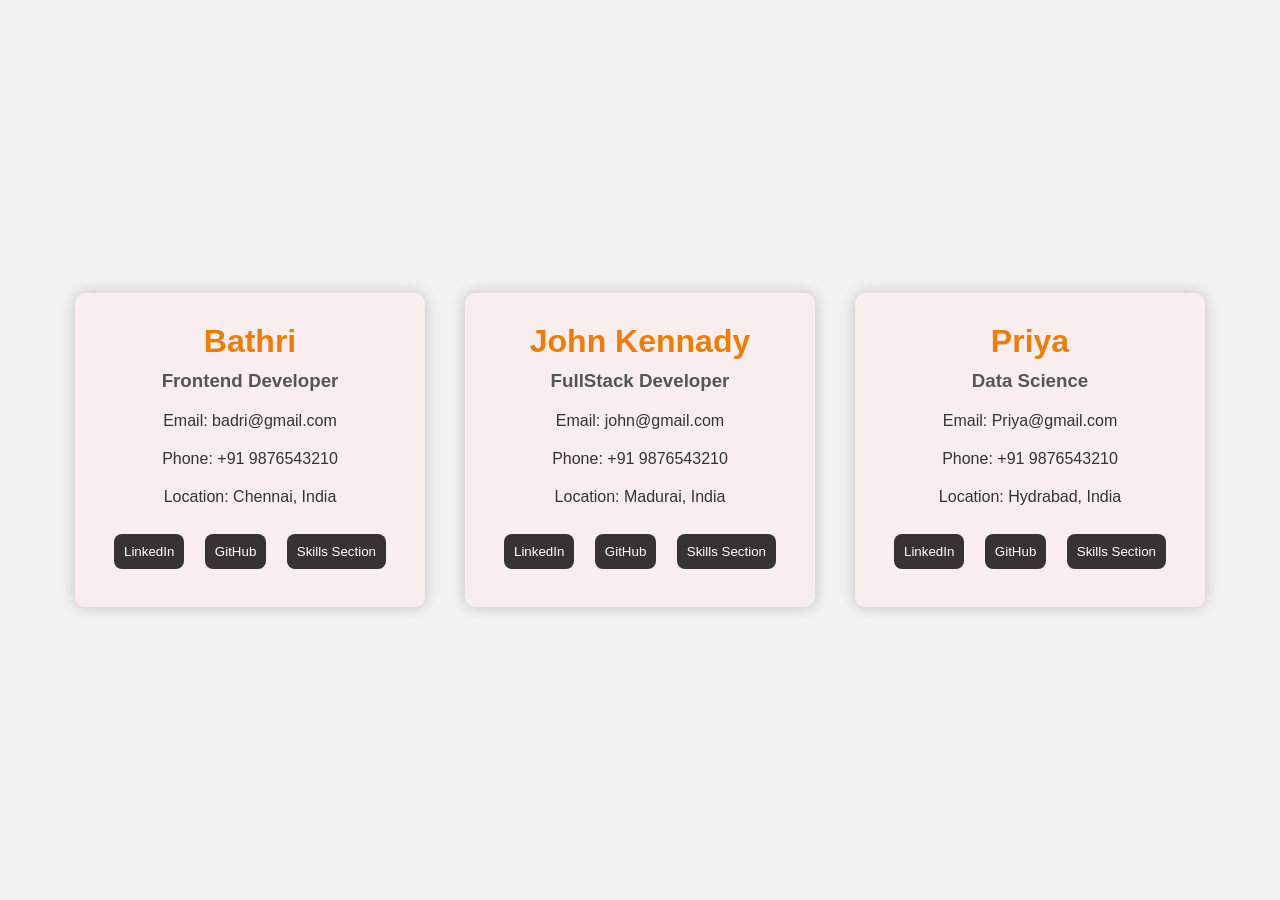
<file: Business_card/index.html>
<!DOCTYPE html>
<html lang="en">
<head>
    <meta charset="UTF-8">
    <meta name="viewport" content="width=device-width, initial-scale=1.0">
    <title>Business Card</title>
    <link rel="stylesheet" href="style.css">
</head>
<body>

    <div class="card">

        <h1>Bathri</h1>

        <h3>Frontend Developer</h3>

        <p>Email: badri@gmail.com</p>

        <p>Phone: +91 9876543210</p>

        <p>Location: Chennai, India</p>

        <button>LinkedIn</button>
        <button>GitHub</button>
        <button>Skills Section</button>
    </div>
     <div class="card">

        <h1>John Kennady</h1>

        <h3>FullStack Developer</h3>

        <p>Email: john@gmail.com</p>

        <p>Phone: +91 9876543210</p>

        <p>Location: Madurai, India</p>

        <button>LinkedIn</button>
        <button>GitHub</button>
        <button>Skills Section</button>
    </div>
     <div class="card">

        <h1>Priya</h1>

        <h3>Data Science</h3>

        <p>Email: Priya@gmail.com</p>

        <p>Phone: +91 9876543210</p>

        <p>Location: Hydrabad, India</p>

        <button>LinkedIn</button>
        <button>GitHub</button>
        <button>Skills Section</button>
    </div>
    
</body>
</html>
</file>
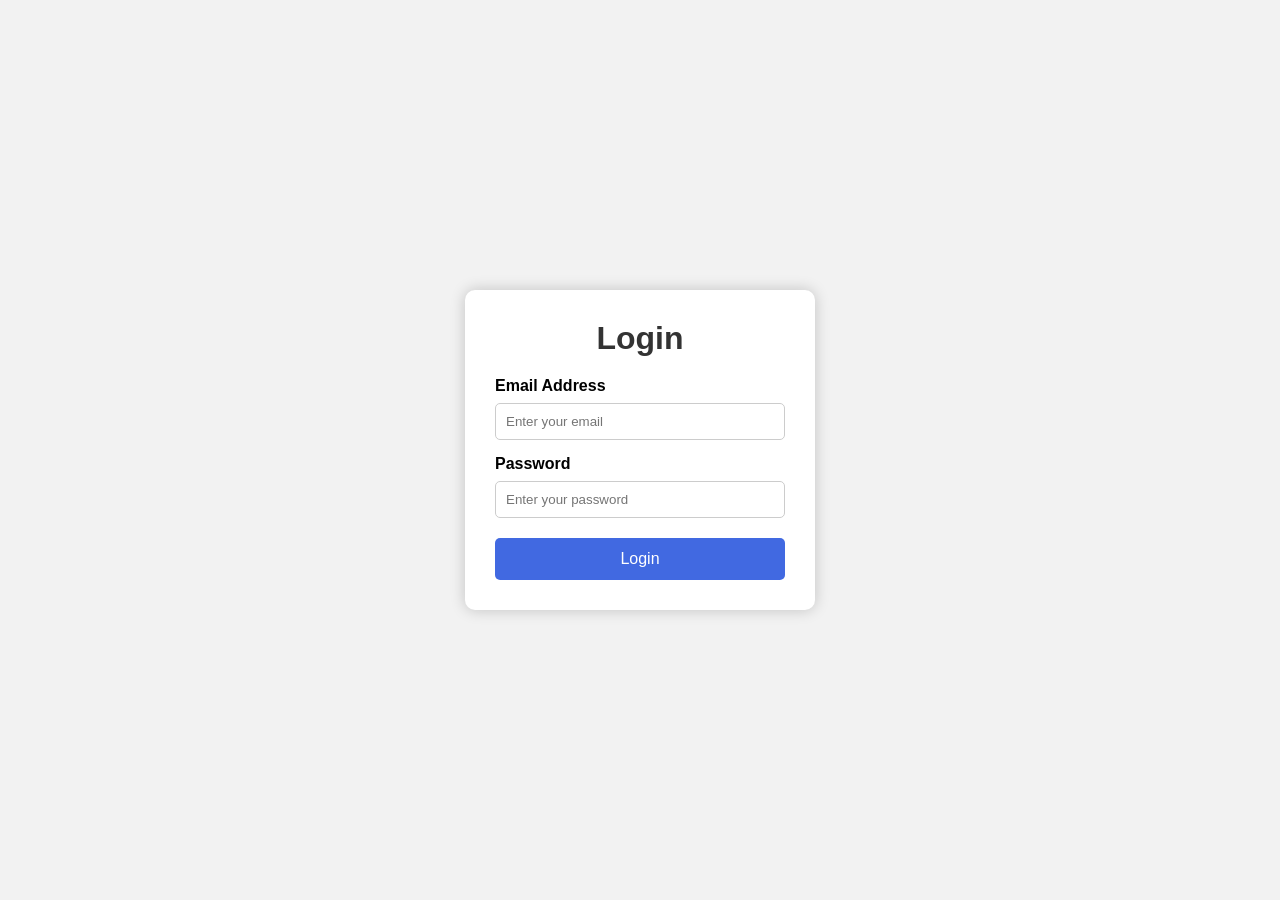
<file: Login-Page/index.html>
<!DOCTYPE html>
<html lang="en">
<head>
    <meta charset="UTF-8">
    <meta name="viewport" content="width=device-width, initial-scale=1.0">
    <title>Login Page</title>
    <link rel="stylesheet" href="style.css">
</head>
<body>
    

    <div class="container">

        <h1>Login</h1>

        <form>

            <label>Email Address</label>
            <input type="email" placeholder="Enter your email">

            <label>Password</label>
            <input type="password" placeholder="Enter your password">

            <button type="submit">Login</button>
        </form>
    </div>
</body>
</html>
</file>
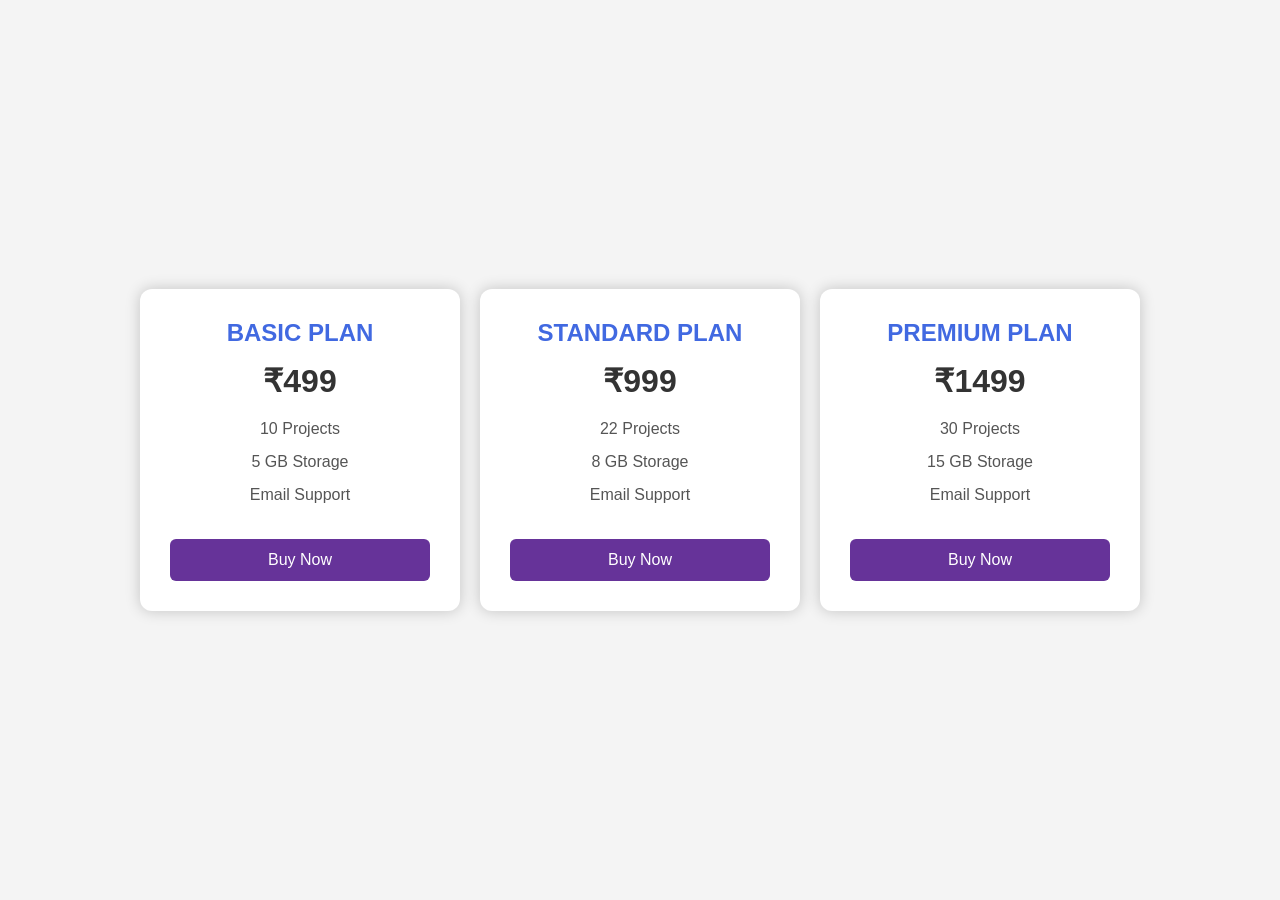
<file: Pricing-Card/index.html>
<!DOCTYPE html>
<html lang="en">
<head>
    <meta charset="UTF-8">
    <meta name="viewport" content="width=device-width, initial-scale=1.0">
    <title>Pricing Card</title>
    <link rel="stylesheet" href="style.css">
</head>
<body>

    <div class="card">

        <h2>Basic Plan</h2>

        <h1>₹499</h1>

        <ul>

            <li>10 Projects</li>

            <li>5 GB Storage</li>

            <li>Email Support</li>
        </ul>

        <button>Buy Now</button>
    </div>
     <div class="card">

        <h2>Standard Plan</h2>

        <h1>₹999</h1>

        <ul>

            <li>22 Projects</li>

            <li>8 GB Storage</li>

            <li>Email Support</li>
        </ul>

        <button>Buy Now</button>
    </div>
     <div class="card">

        <h2>Premium Plan</h2>

        <h1>₹1499</h1>

        <ul>

            <li>30 Projects</li>

            <li>15 GB Storage</li>

            <li>Email Support</li>
        </ul>

        <button>Buy Now</button>
    </div>
    
</body>
</html>
</file>
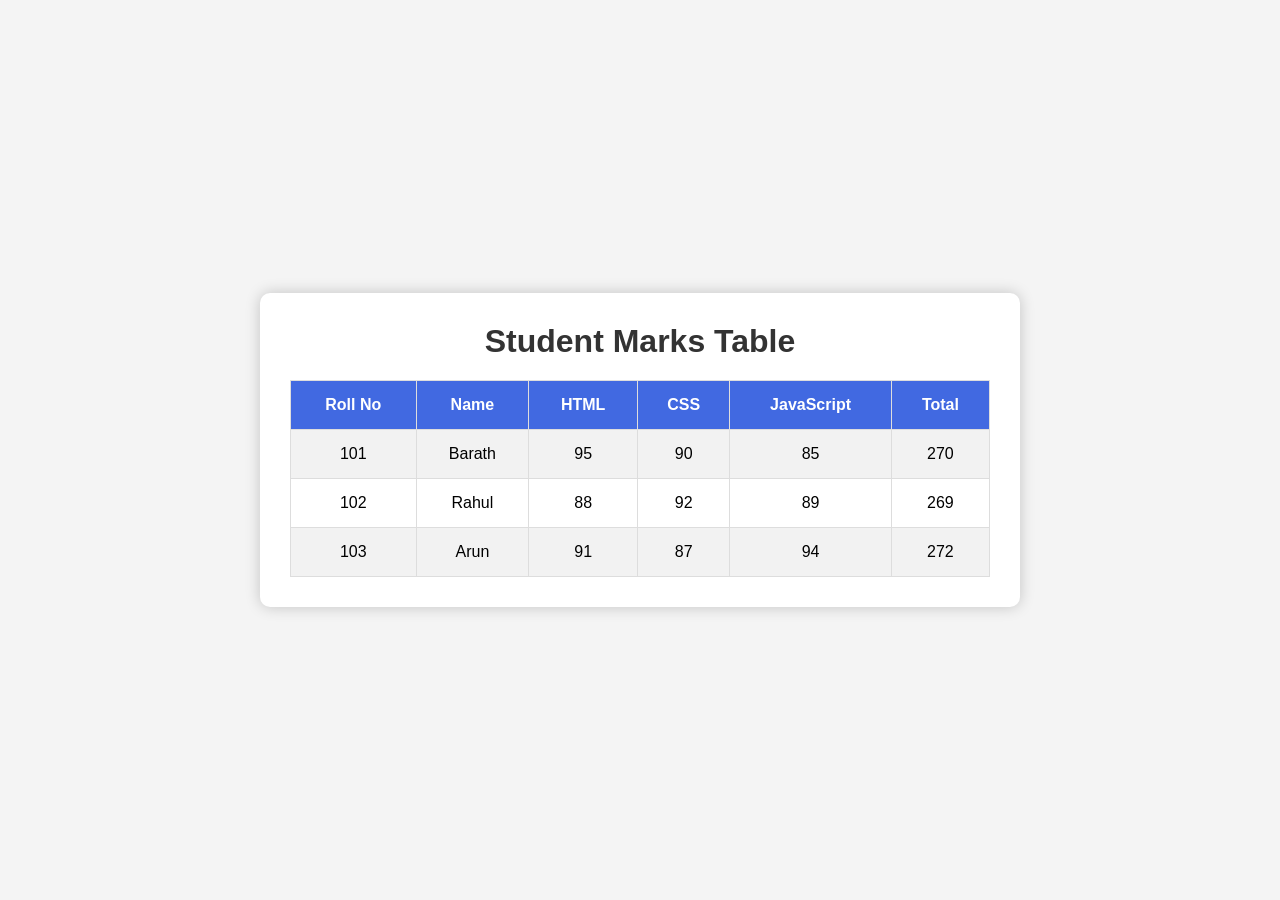
<file: Students-Marks-Table/index.html>
<!DOCTYPE html>
<html lang="en">
<head>
    <meta charset="UTF-8">
    <meta name="viewport" content="width=device-width, initial-scale=1.0">
    <title>Student Marks Table</title>
    <link rel="stylesheet" href="style.css">
</head>
<body>

    <div class="container">
         <h1>Student Marks Table</h1>
        <table>
            <tr>
                <th>Roll No</th>
                <th>Name</th>
                <th>HTML</th>
                <th>CSS</th>
                <th>JavaScript</th>
                <th>Total</th>
            </tr>

            <tr>
                <td>101</td>
                <td>Barath</td>
                <td>95</td>
                <td>90</td>
                <td>85</td>
                <td>270</td>
            </tr>
             <tr>
                <td>102</td>
                <td>Rahul</td>
                <td>88</td>
                <td>92</td>
                <td>89</td>
                <td>269</td>
            </tr>
             <tr>
                <td>103</td>
                <td>Arun</td>
                <td>91</td>
                <td>87</td>
                <td>94</td>
                <td>272</td>
            </tr>
        </table>
    </div>
    
</body>
</html>
</file>
<file: Business_card/style.css>
* {
    margin: 0;
    padding: 0;
    box-sizing: border-box;
    font-family: Arial, Helvetica, sans-serif;
}

body {
    background-color: #f2f2f2;
    display: flex;
    justify-content: center;
    align-items: center;
    min-height: 100vh;
}

.card{
    width: 350px;
    background-color: #f9eded;
    padding: 30px;
    margin: 20px;
    text-align: center;
    border-radius: 10px;
    box-shadow: 0 0 15px rgba(0,0,0,0.2);
}

h1{
    color: rgb(233, 126, 12);
    margin-bottom: 10px;
}

h3{
    color: #555;
    margin-bottom: 20px;

}

p{
    margin: 10px 0;
    color: #333;
    margin-bottom: 20px;
}

button{
    padding: 10px;
    margin: 8px;
    background-color: rgb(55, 51, 51);
    border:none;
    font-size: bold;
    font-weight: 500;
    border-radius: 8px ;
    color: white;

}
</file>
<file: Login-Page/style.css>
*{
    margin: 0;
    padding: 0;
    box-sizing: border-box;
    font-family: Arial, Helvetica, sans-serif;

}

body {
    background-color: #f2f2f2;
    display: flex;
    justify-content: center;
    align-items: center;
    min-height: 100vh;
}

.container{
    background-color: white;
    width: 350px;
    padding: 30px;
    border-radius: 10px;
    box-shadow: 0 0 15px rgba(0,0,0,0.2);
}

h1{
    text-align: center;
    margin-bottom: 20px;
    color: #333;
}

label{
    display: block;
    margin-bottom: 8px;
    margin-top: 15px;
    font-weight: bold;
}

input{
    width: 100%;
    padding: 10px;
    border: 1px solid #ccc;
    border-radius: 5px;
}

button{
    width: 100%;
    margin-top: 20px;
    padding: 12px;
    border: none;
    background-color: royalblue;
    color: white;
    border-radius: 5px;
    cursor:pointer;
    font-size: 16px;
}

button:hover{
    background-color: blue;
}
</file>
<file: Pricing-Card/style.css>
*{
    margin: 0;
    padding: 0;
    box-sizing: border-box;
    font-family: Arial, Helvetica, sans-serif;
}

body {
    background-color: #f4f4f4;
    display: flex;
    justify-content: center;
    align-items: center;
    min-height: 100vh;
}

.card{
    width: 320px;
    margin: 10px;
    background-color: white;
    padding: 30px;
    border-radius: 12px;
    text-align: center;
    box-shadow: 0 0 15px rgba(0,0,0,0.2);
}

.card h2{
    color: royalblue;
    margin-bottom: 15px;
    text-transform: uppercase;

}

.card h1{
    margin-bottom: 20px;
    color: #333;
}

.card ul {
    list-style: none;
}

.card ul li{
    margin: 15px 0;
    color: #555;
}

button {
    width: 100%;
    margin-top: 20px;
    padding: 12px;
    border: none;
    border-radius: 6px;
    background-color: rebeccapurple;
    color: white;
    cursor: pointer;
    font-size: 16px;
}

button:hover{
    background-color:rgb(81, 13, 148) ;
}
</file>
<file: Students-Marks-Table/style.css>
*{
    margin: 0;
    padding: 0;
    box-sizing: border-box;
    font-family: Arial, Helvetica, sans-serif;

}


body {
    background: #f4f4f4;
    display: flex;
    justify-content: center;
    align-items: center;
    min-height: 100vh;
}

.container {
    background: white;
    padding: 30px;
    border-radius: 10px;
    box-shadow: 0 0 15px rgba(0,0,0,0.2);
}

h1{
    text-align: center;
    margin-bottom: 20px;
    color: #333;
}

table{
    width: 700px;
    border-collapse: collapse;
}

th, td{
    border: 1px solid #ddd;
    padding: 15px;
    text-align: center;
}

th{
    background-color: royalblue;
    color: white;
}

tr:nth-child(even){
    background-color: #f2f2f2;
}

tr:hover {
    background-color: #d6e4ff;
}
</file>
